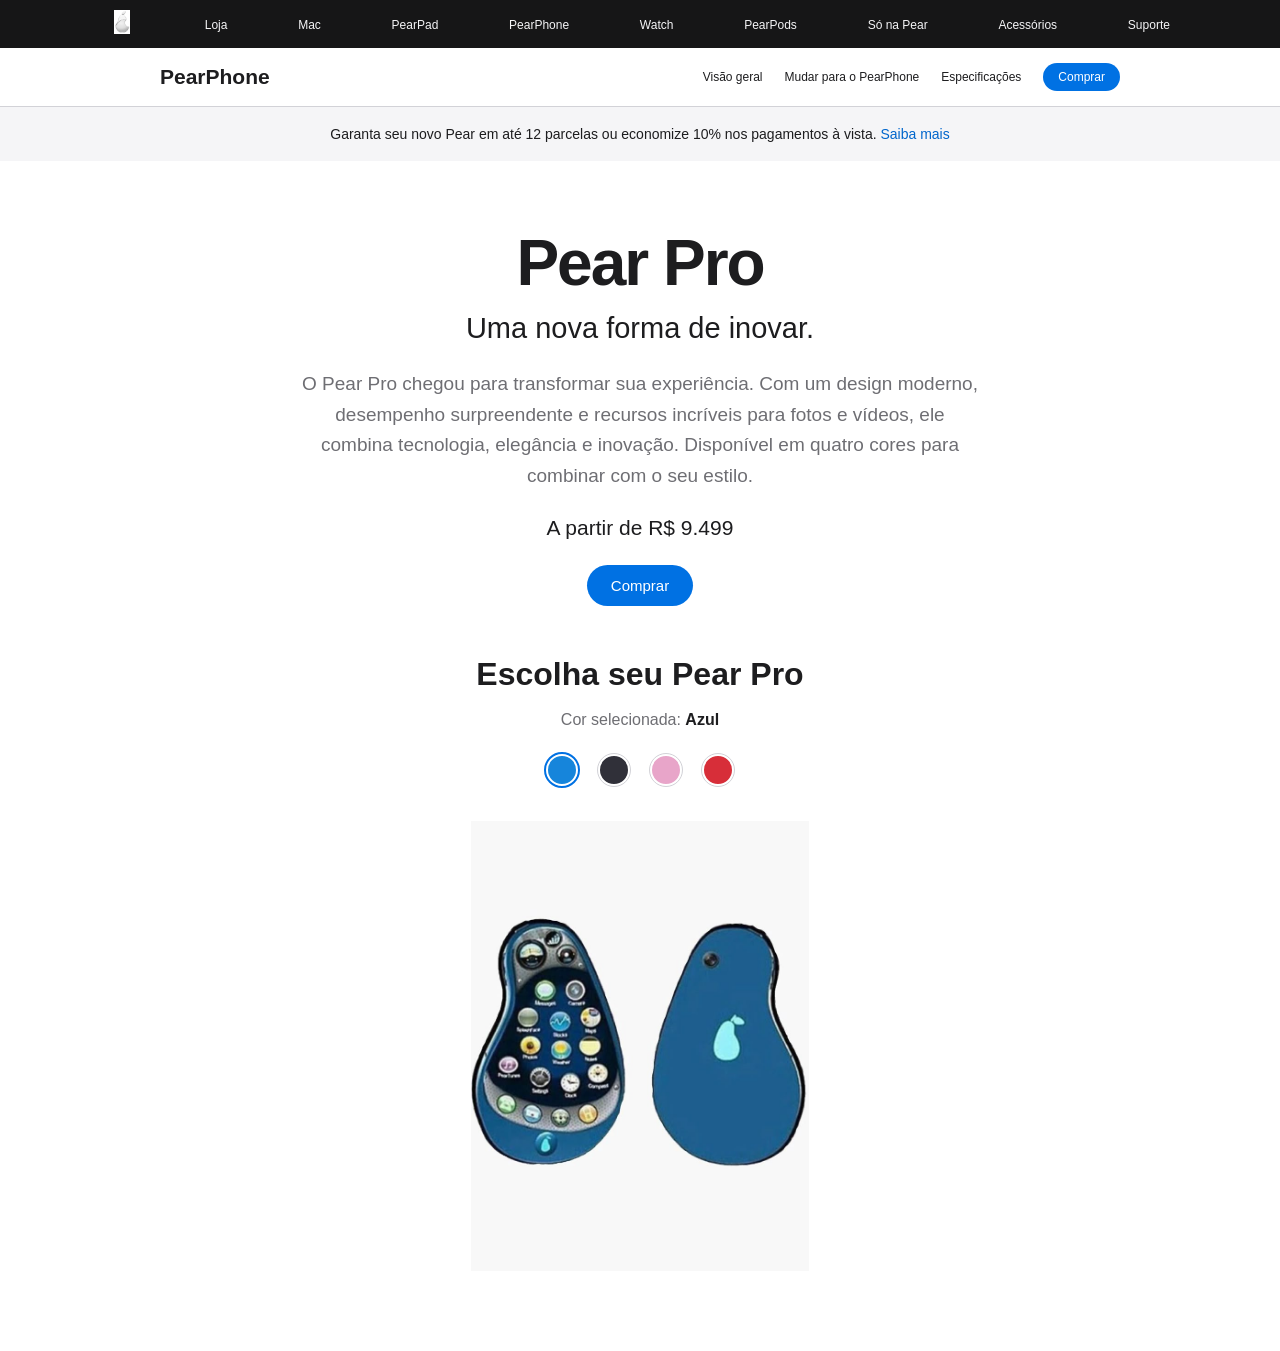
<file: index.html>
<!DOCTYPE html>
<html lang="pt-br">
<head>
    <meta charset="UTF-8">
    <meta http-equiv="X-UA-Compatible" content="IE=edge">
    <meta name="viewport" content="width=device-width, initial-scale=1.0">

    <title>PearPhone</title>

    <link rel="stylesheet" href="CSS/styles.css" />
    <script src="js/scripts.js" defer></script>
</head>
<body>
    <header>
        <nav>
            <ul id="navbar">
                <li id="logo">
                    <a href="#">
                        <img src="img/logo_pear.svg.jpeg" alt="Pear Store" />
                    </a>
                </li>
                <li>
                    <a href="#">Loja</a>
                </li>
                <li>
                    <a href="#">Mac</a>
                </li>
                <li>
                    <a href="#">PearPad</a>
                </li>
                <li>
                    <a href="#">PearPhone</a>
                </li>
                <li>
                    <a href="#">Watch</a>
                </li>
                <li>
                    <a href="#">PearPods</a>
                </li>
                <li>
                    <a href="#">Só na Pear</a>
                </li>
                <li>
                    <a href="#">Acessórios</a>
                </li>
                <li>
                    <a href="#">Suporte</a>
                </li>
            </ul>
        </nav>

        <div id="bottom-header">
            <div id="bottom-header-inner">
                <h3>PearPhone</h3>

                <div id="bottom-header-links">
                    <a href="#">Visão geral</a>
                    <a href="#">Mudar para o PearPhone</a>
                    <a href="#">Especificações</a>
                    <a href="#" class="btn">Comprar</a>
                </div>
            </div>
        </div>
    </header>
    
<div id="ribbon">
    <p>
        Garanta seu novo Pear em até 12 parcelas
        ou economize 10% nos pagamentos à vista.
        <a href="#">Saiba mais</a>
    </p>
</div>

<h1 id="title">Pear Pro</h1>

<p id="subtitle">Uma nova forma de inovar.</p>

<p id="description">
    O Pear Pro chegou para transformar sua experiência.
    Com um design moderno, desempenho surpreendente
    e recursos incríveis para fotos e vídeos,
    ele combina tecnologia, elegância e inovação.
    Disponível em quatro cores para combinar
    com o seu estilo.
</p>

<p id="price">A partir de R$ 9.499</p>

<a href="#" class="btn">Comprar</a>

<!-- SEÇÃO DE PERSONALIZAÇÃO DO PEAR PRO -->

<section id="product-customization">

    <h2>Escolha seu Pear Pro</h2>

    <p id="selected-color">
        Cor selecionada: <strong>Azul</strong>
    </p>

    <!-- Botões para selecionar as cores -->
    <div class="color-options">

        <button
            class="color-option active"
            style="background-color: #1685db;"
            data-color="azul"
            aria-label="Pear Pro Azul">
        </button>

        <button
            class="color-option"
            style="background-color: #303039;"
            data-color="preto"
            aria-label="Pear Pro Preto">
        </button>

        <button
            class="color-option"
            style="background-color: #e8a5c9;"
            data-color="rosa"
            aria-label="Pear Pro Rosa">
        </button>

        <button
            class="color-option"
            style="background-color: #d72e39;"
            data-color="vermelho"
            aria-label="Pear Pro Vermelho">
        </button>

    </div>

    <!-- Imagem do celular selecionado -->
    <div class="product-image-container">
        <img
            src="img/pear_azul.png.jpg"
            alt="Pear Pro Azul"
            id="product-image"
        />
    </div>

</section>

</body>
</html>
</file>
<file: CSS/styles.css>
/* CONFIGURAÇÕES GERAIS */

* {
    margin: 0;
    padding: 0;
    box-sizing: border-box;
}

html {
    scroll-behavior: smooth;
}

body {
    font-family: -apple-system, BlinkMacSystemFont,
        "Segoe UI", Arial, sans-serif;
    background-color: #ffffff;
    color: #1d1d1f;
    text-align: center;
}

/* MENU SUPERIOR */

header {
    width: 100%;
    background-color: #161617;
    color: #ffffff;
}

nav {
    max-width: 1100px;
    margin: auto;
    padding: 0 20px;
}

#navbar {
    min-height: 48px;
    display: flex;
    align-items: center;
    justify-content: space-between;
    gap: 16px;
    list-style: none;
}

#navbar li {
    list-style: none;
}

#navbar a {
    color: #f5f5f7;
    text-decoration: none;
    font-size: 12px;
    white-space: nowrap;
    transition: opacity 0.3s;
}

#navbar a:hover {
    opacity: 0.65;
}

#logo img {
    width: 24px;
    height: 24px;
    object-fit: contain;
}

/* MENU DO PRODUTO */

#bottom-header {
    background-color: #ffffff;
    color: #1d1d1f;
    border-bottom: 1px solid #d2d2d7;
}

#bottom-header-inner {
    max-width: 1000px;
    margin: auto;
    min-height: 58px;
    padding: 10px 20px;
    display: flex;
    justify-content: space-between;
    align-items: center;
    gap: 20px;
}

#bottom-header h3 {
    font-size: 21px;
    font-weight: 600;
}

#bottom-header-links {
    display: flex;
    align-items: center;
    gap: 22px;
}

#bottom-header-links a {
    color: #1d1d1f;
    text-decoration: none;
    font-size: 12px;
}

#bottom-header-links a:hover {
    color: #0071e3;
}

/* BOTÕES */

.btn {
    display: inline-block;
    background-color: #0071e3;
    color: white !important;
    text-decoration: none;
    border-radius: 980px;
    padding: 12px 24px;
    font-size: 15px;
    transition: background-color 0.3s;
}

.btn:hover {
    background-color: #0077ed;
}

#bottom-header-links .btn {
    padding: 7px 15px;
    font-size: 12px;
}

/* FAIXA PROMOCIONAL */

#ribbon {
    background-color: #f5f5f7;
    padding: 16px 20px;
}

#ribbon p {
    max-width: 850px;
    margin: auto;
    font-size: 14px;
    line-height: 1.6;
}

#ribbon a {
    color: #0066cc;
    text-decoration: none;
}

#ribbon a:hover {
    text-decoration: underline;
}

/* APRESENTAÇÃO DO PEAR PRO */

#title {
    margin-top: 65px;
    font-size: 64px;
    font-weight: 700;
    letter-spacing: -2px;
}

#subtitle {
    margin-top: 12px;
    font-size: 29px;
    font-weight: 500;
}

#description {
    max-width: 720px;
    margin: 24px auto;
    padding: 0 20px;
    font-size: 19px;
    line-height: 1.6;
    color: #6e6e73;
}

#price {
    margin: 25px 0;
    font-size: 21px;
    color: #1d1d1f;
}

/* IMAGEM DO CELULAR */

#product-image {
    display: block;
    width: 100%;
    max-width: 580px;
    height: auto;
    margin: 45px auto 70px;
    object-fit: contain;
    transition: opacity 0.3s ease;
}

/* SELETOR DE CORES - PRÓXIMA ETAPA */

.color-options {
    display: flex;
    justify-content: center;
    align-items: center;
    gap: 16px;
    margin: 25px auto;
}

.color-option {
    width: 32px;
    height: 32px;
    border-radius: 50%;
    border: 2px solid #ffffff;
    outline: 1px solid #d2d2d7;
    cursor: pointer;
    transition: transform 0.2s;
}

.color-option:hover {
    transform: scale(1.15);
}

.color-option.active {
    outline: 2px solid #0071e3;
}

/* RESPONSIVIDADE */

@media (max-width: 768px) {

    #navbar {
        flex-wrap: wrap;
        justify-content: center;
        padding: 12px 0;
    }

    #bottom-header-inner {
        flex-direction: column;
        gap: 12px;
    }

    #bottom-header-links {
        flex-wrap: wrap;
        justify-content: center;
        gap: 12px;
    }

    #title {
        font-size: 44px;
        margin-top: 45px;
    }

    #subtitle {
        font-size: 23px;
    }

    #description {
        font-size: 16px;
    }

    #product-image {
        max-width: 90%;
    }
}



/* PERSONALIZAÇÃO DO PEAR PRO */

#product-customization {
    padding: 50px 20px 80px;
    text-align: center;
    background-color: #ffffff;
}

#product-customization h2 {
    font-size: 32px;
    font-weight: 600;
    margin-bottom: 18px;
}

/* NOME DA COR SELECIONADA */

#selected-color {
    font-size: 16px;
    color: #6e6e73;
    margin-bottom: 25px;
}

#selected-color strong {
    color: #1d1d1f;
}

/* ORGANIZAÇÃO DOS BOTÕES */

#product-customization .color-options {
    display: flex;
    justify-content: center;
    align-items: center;
    gap: 20px;
    margin-bottom: 35px;
}

/* EFEITO AO PASSAR O MOUSE */

#product-customization .color-option {
    transition: transform 0.2s ease;
}

#product-customization .color-option:hover {
    transform: scale(1.2);
}

/* CONTAINER DA IMAGEM */

.product-image-container {
    width: 100%;
    max-width: 650px;
    min-height: 450px;
    margin: 0 auto;

    display: flex;
    justify-content: center;
    align-items: center;
}

/* PADRONIZAÇÃO DAS IMAGENS */

#product-customization #product-image {
    display: block;
    width: 100%;
    max-width: 550px;
    max-height: 450px;
    height: auto;
    object-fit: contain;
    margin: 0 auto;

    transition: opacity 0.25s ease;
}

/* ADAPTAÇÃO PARA CELULARES */

@media (max-width: 768px) {

    #product-customization h2 {
        font-size: 25px;
    }

    .product-image-container {
        min-height: 300px;
    }

    #product-customization #product-image {
        max-width: 95%;
        max-height: 300px;
    }
}
</file>
